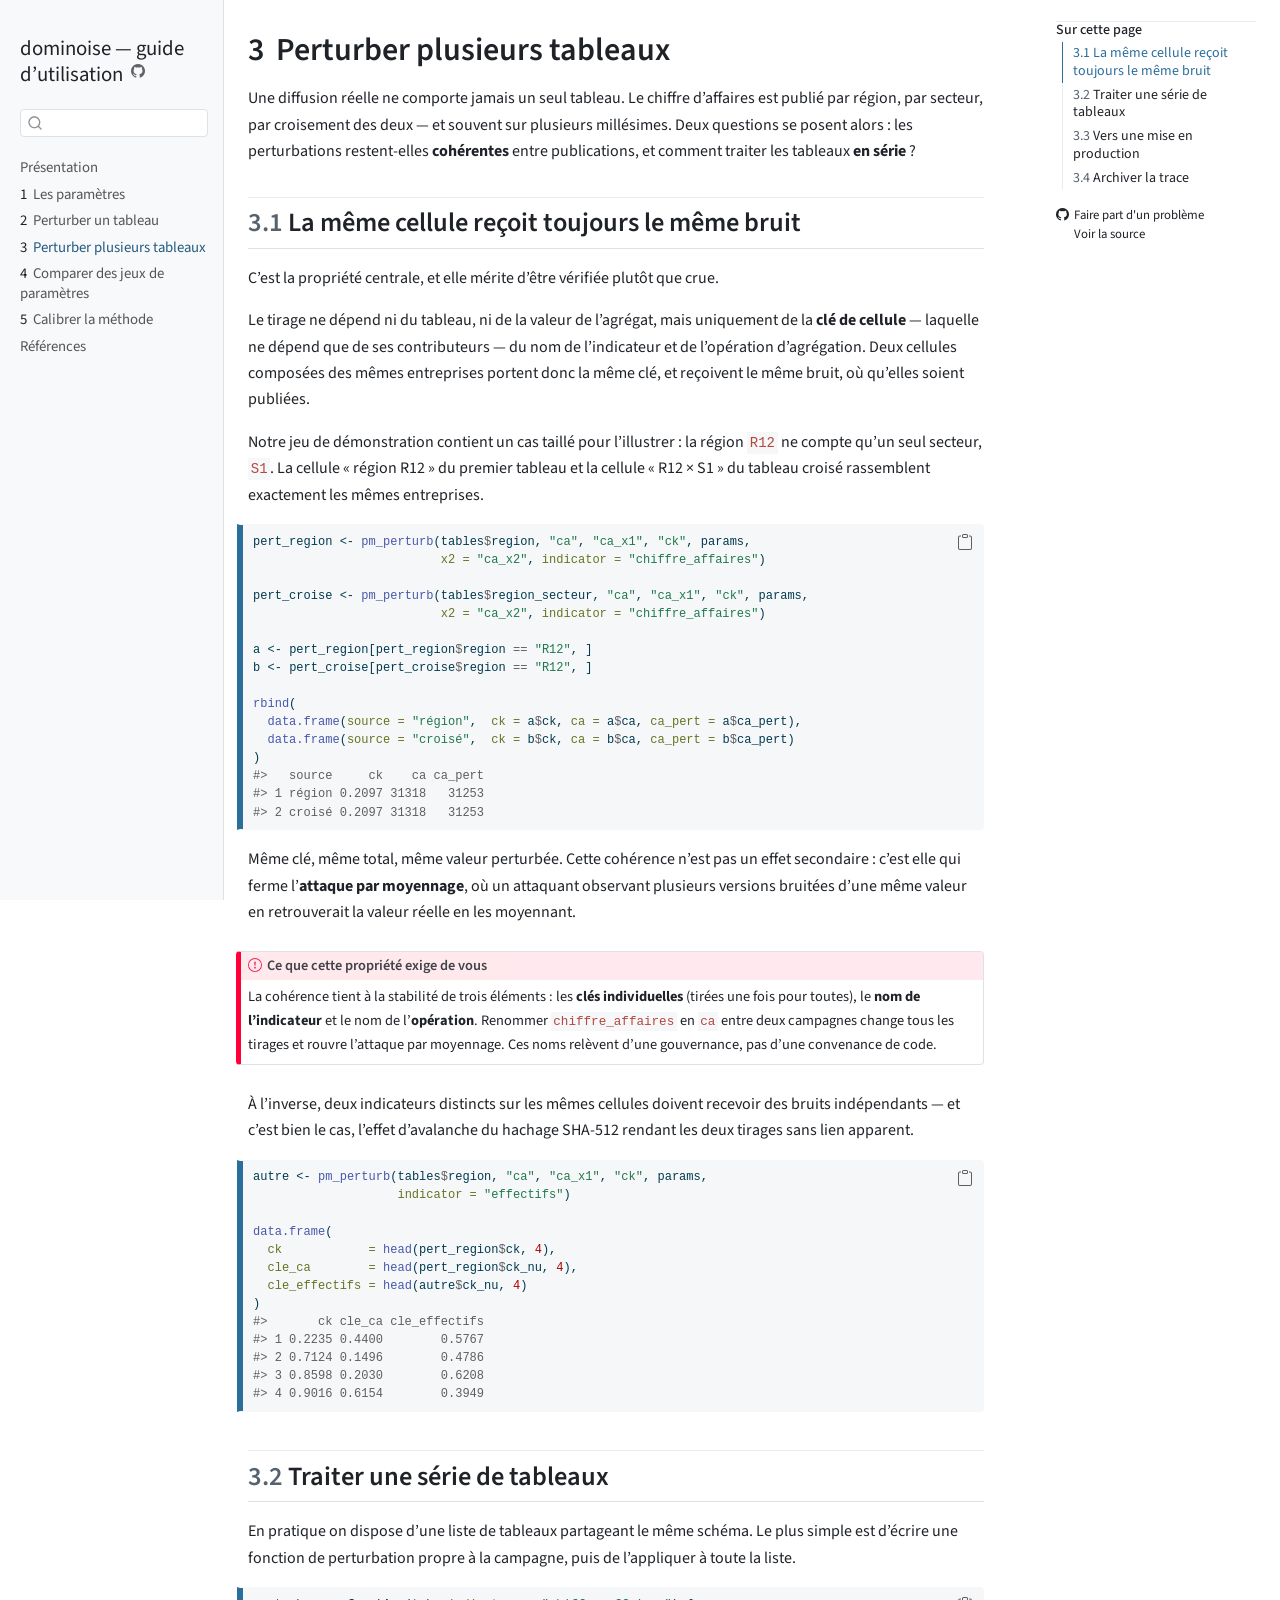
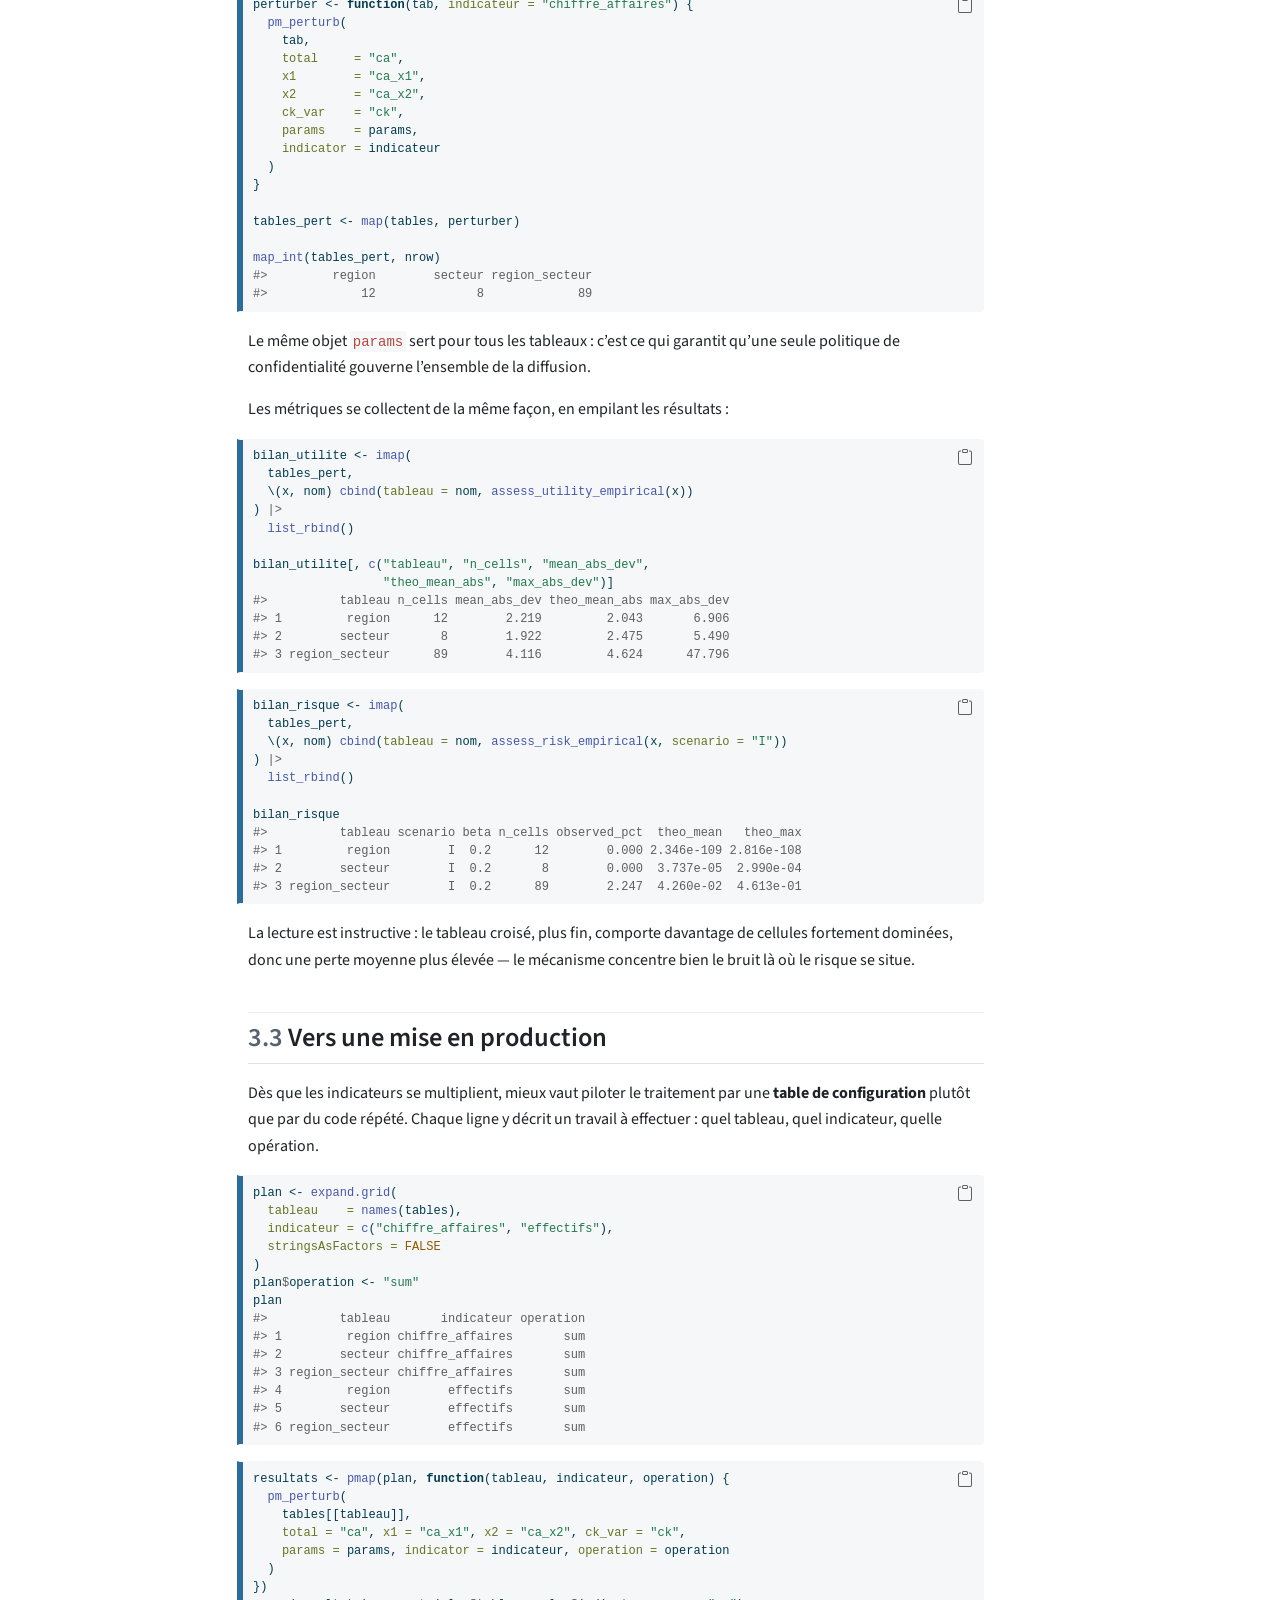
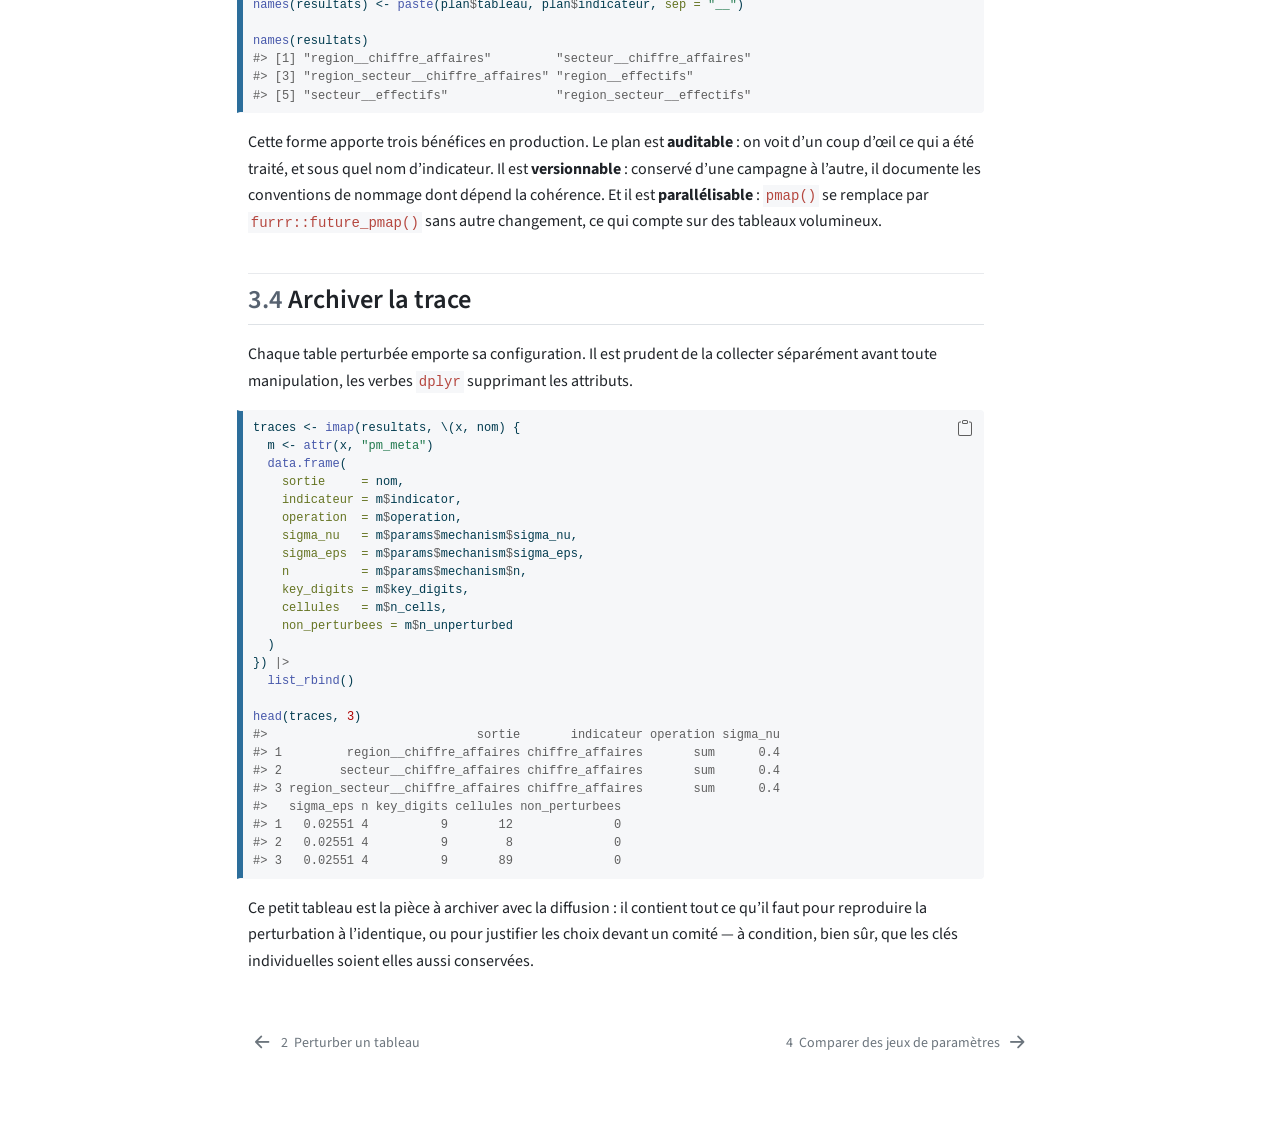
<file: chapitres/03-plusieurs-tableaux.html>
<!DOCTYPE html>
<html xmlns="http://www.w3.org/1999/xhtml" lang="fr" xml:lang="fr"><head>

<meta charset="utf-8">
<meta name="generator" content="quarto-1.10.18">

<meta name="viewport" content="width=device-width, initial-scale=1.0, user-scalable=yes">


<title>3&nbsp; Perturber plusieurs tableaux – dominoise — guide d'utilisation</title>
<style>
/* Default styles provided by pandoc.
** See https://pandoc.org/MANUAL.html#variables-for-html for config info.
*/
span.smallcaps{font-variant: small-caps;}
div.columns{display: flex; gap: 1.5em;}
div.column{flex: auto;}
@media screen {
div.columns{gap: min(4vw, 1.5em);}
div.column{overflow-x: auto;}
}
div.hanging-indent{margin-left: 1.5em; text-indent: -1.5em;}
ul.task-list{list-style: none;}
ul.task-list li input[type="checkbox"] {
  width: 0.8em;
  margin: 0 0.8em 0.2em -1em; /* quarto-specific, see https://github.com/quarto-dev/quarto-cli/issues/4556 */ 
  vertical-align: middle;
}
/* CSS for syntax highlighting */
html { -webkit-text-size-adjust: 100%; }
pre > code.sourceCode { white-space: pre; position: relative; }
pre > code.sourceCode > span { display: inline-block; line-height: 1.25; }
pre > code.sourceCode > span:empty { height: 1.2em; }
.sourceCode { overflow: visible; }
code.sourceCode > span { color: inherit; text-decoration: inherit; }
div.sourceCode { margin: 1em 0; }
pre.sourceCode { margin: 0; }
@media screen {
div.sourceCode { overflow: auto; }
}
@media print {
pre > code.sourceCode { white-space: pre-wrap; }
pre > code.sourceCode > span { text-indent: -5em; padding-left: 5em; }
}
pre.numberSource code
  { counter-reset: source-line 0; }
pre.numberSource code > span
  { position: relative; left: -4em; counter-increment: source-line; }
pre.numberSource code > span > a:first-child::before
  { content: counter(source-line);
    position: relative; left: -1em; text-align: right; vertical-align: baseline;
    border: none; display: inline-block;
    -webkit-touch-callout: none; -webkit-user-select: none;
    -khtml-user-select: none; -moz-user-select: none;
    -ms-user-select: none; user-select: none;
    padding: 0 4px; width: 4em;
  }
pre.numberSource { margin-left: 3em;  padding-left: 4px; }
div.sourceCode
  {   }
@media screen {
pre > code.sourceCode > span > a:first-child::before { text-decoration: underline; }
}
</style>


<script src="../site_libs/quarto-nav/quarto-nav.js"></script>
<script src="../site_libs/quarto-nav/headroom.min.js"></script>
<script src="../site_libs/clipboard/clipboard.min.js"></script>
<script src="../site_libs/quarto-search/autocomplete.umd.js"></script>
<script src="../site_libs/quarto-search/fuse.min.js"></script>
<script src="../site_libs/quarto-search/quarto-search.js"></script>
<meta name="quarto:offset" content="../">
<link href="../chapitres/04-comparer-parametres.html" rel="next">
<link href="../chapitres/02-un-tableau.html" rel="prev">
<script src="../site_libs/quarto-html/quarto.js" type="module"></script>
<script src="../site_libs/quarto-html/tabsets/tabsets.js" type="module"></script>
<script src="../site_libs/quarto-html/popper.min.js"></script>
<script src="../site_libs/quarto-html/tippy.umd.min.js"></script>
<script src="../site_libs/quarto-html/anchor.min.js"></script>
<link href="../site_libs/quarto-html/tippy.css" rel="stylesheet">
<link href="../site_libs/quarto-html/quarto-syntax-highlighting-505752706b7195e732cb741052c3a2d4.css" rel="stylesheet" id="quarto-text-highlighting-styles">
<script src="../site_libs/bootstrap/bootstrap.min.js"></script>
<link href="../site_libs/bootstrap/bootstrap-icons.css" rel="stylesheet">
<link href="../site_libs/bootstrap/bootstrap-d7994a7f8e99134d309d4f7a8804827d.min.css" rel="stylesheet" append-hash="true" id="quarto-bootstrap" data-mode="light">
<script id="quarto-search-options" type="application/json">{
  "location": "sidebar",
  "copy-button": false,
  "collapse-after": 3,
  "panel-placement": "start",
  "type": "textbox",
  "limit": 50,
  "keyboard-shortcut": [
    "f",
    "/",
    "s"
  ],
  "show-item-context": false,
  "language": {
    "search-no-results-text": "Pas de résultats",
    "search-matching-documents-text": "documents trouvés",
    "search-copy-link-title": "Copier le lien vers la recherche",
    "search-hide-matches-text": "Cacher les correspondances additionnelles",
    "search-more-match-text": "correspondance de plus dans ce document",
    "search-more-matches-text": "correspondances de plus dans ce document",
    "search-clear-button-title": "Effacer",
    "search-text-placeholder": "",
    "search-detached-cancel-button-title": "Annuler",
    "search-submit-button-title": "Envoyer",
    "search-label": "Recherche"
  }
}</script>


</head>

<body class="nav-sidebar docked quarto-light">

<div id="quarto-search-results"></div>
  <header id="quarto-header" class="headroom fixed-top">
  <nav class="quarto-secondary-nav">
    <div class="container-fluid d-flex">
      <button type="button" class="quarto-btn-toggle btn" data-bs-toggle="collapse" role="button" data-bs-target=".quarto-sidebar-collapse-item" aria-controls="quarto-sidebar" aria-expanded="false" aria-label="Basculer la barre latérale" onclick="if (window.quartoToggleHeadroom) { window.quartoToggleHeadroom(); }">
        <i class="bi bi-layout-text-sidebar-reverse"></i>
      </button>
        <nav class="quarto-page-breadcrumbs" aria-label="breadcrumb"><ol class="breadcrumb"><li class="breadcrumb-item"><a href="../chapitres/03-plusieurs-tableaux.html"><span class="chapter-number">3</span>&nbsp; <span class="chapter-title">Perturber plusieurs tableaux</span></a></li></ol></nav>
        <a class="flex-grow-1" role="navigation" data-bs-toggle="collapse" data-bs-target=".quarto-sidebar-collapse-item" aria-controls="quarto-sidebar" aria-expanded="false" aria-label="Basculer la barre latérale" onclick="if (window.quartoToggleHeadroom) { window.quartoToggleHeadroom(); }">      
        </a>
      <button type="button" class="btn quarto-search-button" aria-label="Recherche" onclick="window.quartoOpenSearch();">
        <i class="bi bi-search"></i>
      </button>
    </div>
  </nav>
</header>
<!-- content -->
<div id="quarto-content" class="quarto-container page-columns page-rows-contents page-layout-article">
<!-- sidebar -->
  <nav id="quarto-sidebar" class="sidebar collapse collapse-horizontal quarto-sidebar-collapse-item sidebar-navigation docked overflow-auto">
    <div class="pt-lg-2 mt-2 text-left sidebar-header">
    <div class="sidebar-title mb-0 py-0">
      <a href="../">dominoise — guide d’utilisation</a> 
        <div class="sidebar-tools-main">
    <a href="https://github.com/InseeFrLab/dominoise-description" title="Code source" class="quarto-navigation-tool px-1" aria-label="Code source"><i class="bi bi-github"></i></a>
</div>
    </div>
      </div>
        <div class="mt-2 flex-shrink-0 align-items-center">
        <div class="sidebar-search">
        <div id="quarto-search" class="" title="Recherche"></div>
        </div>
        </div>
    <div class="sidebar-menu-container"> 
    <ul class="list-unstyled mt-1">
        <li class="sidebar-item">
  <div class="sidebar-item-container"> 
  <a href="../index.html" class="sidebar-item-text sidebar-link">
 <span class="menu-text">Présentation</span></a>
  </div>
</li>
        <li class="sidebar-item">
  <div class="sidebar-item-container"> 
  <a href="../chapitres/01-parametres.html" class="sidebar-item-text sidebar-link">
 <span class="menu-text"><span class="chapter-number">1</span>&nbsp; <span class="chapter-title">Les paramètres</span></span></a>
  </div>
</li>
        <li class="sidebar-item">
  <div class="sidebar-item-container"> 
  <a href="../chapitres/02-un-tableau.html" class="sidebar-item-text sidebar-link">
 <span class="menu-text"><span class="chapter-number">2</span>&nbsp; <span class="chapter-title">Perturber un tableau</span></span></a>
  </div>
</li>
        <li class="sidebar-item">
  <div class="sidebar-item-container"> 
  <a href="../chapitres/03-plusieurs-tableaux.html" class="sidebar-item-text sidebar-link active">
 <span class="menu-text"><span class="chapter-number">3</span>&nbsp; <span class="chapter-title">Perturber plusieurs tableaux</span></span></a>
  </div>
</li>
        <li class="sidebar-item">
  <div class="sidebar-item-container"> 
  <a href="../chapitres/04-comparer-parametres.html" class="sidebar-item-text sidebar-link">
 <span class="menu-text"><span class="chapter-number">4</span>&nbsp; <span class="chapter-title">Comparer des jeux de paramètres</span></span></a>
  </div>
</li>
        <li class="sidebar-item">
  <div class="sidebar-item-container"> 
  <a href="../chapitres/05-calibrage.html" class="sidebar-item-text sidebar-link">
 <span class="menu-text"><span class="chapter-number">5</span>&nbsp; <span class="chapter-title">Calibrer la méthode</span></span></a>
  </div>
</li>
        <li class="sidebar-item">
  <div class="sidebar-item-container"> 
  <a href="../chapitres/references.html" class="sidebar-item-text sidebar-link">
 <span class="menu-text">Références</span></a>
  </div>
</li>
    </ul>
    </div>
</nav>
<div id="quarto-sidebar-glass" class="quarto-sidebar-collapse-item" data-bs-toggle="collapse" data-bs-target=".quarto-sidebar-collapse-item"></div>
<!-- margin-sidebar -->
    <div id="quarto-margin-sidebar" class="sidebar margin-sidebar">
        <nav id="TOC" role="doc-toc" class="toc-active">
    <h2 id="toc-title">Sur cette page</h2>
   
  <ul>
  <li><a href="#la-même-cellule-reçoit-toujours-le-même-bruit" id="toc-la-même-cellule-reçoit-toujours-le-même-bruit" class="nav-link active" data-scroll-target="#la-même-cellule-reçoit-toujours-le-même-bruit"><span class="header-section-number">3.1</span> La même cellule reçoit toujours le même bruit</a></li>
  <li><a href="#traiter-une-série-de-tableaux" id="toc-traiter-une-série-de-tableaux" class="nav-link" data-scroll-target="#traiter-une-série-de-tableaux"><span class="header-section-number">3.2</span> Traiter une série de tableaux</a></li>
  <li><a href="#vers-une-mise-en-production" id="toc-vers-une-mise-en-production" class="nav-link" data-scroll-target="#vers-une-mise-en-production"><span class="header-section-number">3.3</span> Vers une mise en production</a></li>
  <li><a href="#archiver-la-trace" id="toc-archiver-la-trace" class="nav-link" data-scroll-target="#archiver-la-trace"><span class="header-section-number">3.4</span> Archiver la trace</a></li>
  </ul>
<div class="toc-actions"><ul><li><a href="https://github.com/InseeFrLab/dominoise-description/issues/new" class="toc-action"><i class="bi bi-github"></i>Faire part d'un problème</a></li><li><a href="https://github.com/InseeFrLab/dominoise-description/blob/main/chapitres/03-plusieurs-tableaux.qmd" class="toc-action"><i class="bi empty"></i>Voir la source</a></li></ul></div></nav>
    </div>
<!-- main -->
<main class="content" id="quarto-document-content">

<header id="title-block-header" class="quarto-title-block default">
<div class="quarto-title">
<h1 class="title"><span class="chapter-number">3</span>&nbsp; <span class="chapter-title">Perturber plusieurs tableaux</span></h1>
</div>



<div class="quarto-title-meta">

    
  
    
  </div>
  


</header>


<p>Une diffusion réelle ne comporte jamais un seul tableau. Le chiffre d’affaires est publié par région, par secteur, par croisement des deux — et souvent sur plusieurs millésimes. Deux questions se posent alors : les perturbations restent-elles <strong>cohérentes</strong> entre publications, et comment traiter les tableaux <strong>en série</strong> ?</p>
<section id="la-même-cellule-reçoit-toujours-le-même-bruit" class="level2" data-number="3.1">
<h2 data-number="3.1" class="anchored" data-anchor-id="la-même-cellule-reçoit-toujours-le-même-bruit"><span class="header-section-number">3.1</span> La même cellule reçoit toujours le même bruit</h2>
<p>C’est la propriété centrale, et elle mérite d’être vérifiée plutôt que crue.</p>
<p>Le tirage ne dépend ni du tableau, ni de la valeur de l’agrégat, mais uniquement de la <strong>clé de cellule</strong> — laquelle ne dépend que de ses contributeurs — du nom de l’indicateur et de l’opération d’agrégation. Deux cellules composées des mêmes entreprises portent donc la même clé, et reçoivent le même bruit, où qu’elles soient publiées.</p>
<p>Notre jeu de démonstration contient un cas taillé pour l’illustrer : la région <code>R12</code> ne compte qu’un seul secteur, <code>S1</code>. La cellule « région R12 » du premier tableau et la cellule « R12 × S1 » du tableau croisé rassemblent exactement les mêmes entreprises.</p>
<div class="cell">
<div class="code-copy-outer-scaffold"><div class="sourceCode cell-code" id="cb1"><pre class="sourceCode r code-with-copy"><code class="sourceCode r"><span id="cb1-1"><a href="#cb1-1" aria-hidden="true" tabindex="-1"></a>pert_region <span class="ot">&lt;-</span> <span class="fu">pm_perturb</span>(tables<span class="sc">$</span>region, <span class="st">"ca"</span>, <span class="st">"ca_x1"</span>, <span class="st">"ck"</span>, params,</span>
<span id="cb1-2"><a href="#cb1-2" aria-hidden="true" tabindex="-1"></a>                          <span class="at">x2 =</span> <span class="st">"ca_x2"</span>, <span class="at">indicator =</span> <span class="st">"chiffre_affaires"</span>)</span>
<span id="cb1-3"><a href="#cb1-3" aria-hidden="true" tabindex="-1"></a></span>
<span id="cb1-4"><a href="#cb1-4" aria-hidden="true" tabindex="-1"></a>pert_croise <span class="ot">&lt;-</span> <span class="fu">pm_perturb</span>(tables<span class="sc">$</span>region_secteur, <span class="st">"ca"</span>, <span class="st">"ca_x1"</span>, <span class="st">"ck"</span>, params,</span>
<span id="cb1-5"><a href="#cb1-5" aria-hidden="true" tabindex="-1"></a>                          <span class="at">x2 =</span> <span class="st">"ca_x2"</span>, <span class="at">indicator =</span> <span class="st">"chiffre_affaires"</span>)</span>
<span id="cb1-6"><a href="#cb1-6" aria-hidden="true" tabindex="-1"></a></span>
<span id="cb1-7"><a href="#cb1-7" aria-hidden="true" tabindex="-1"></a>a <span class="ot">&lt;-</span> pert_region[pert_region<span class="sc">$</span>region <span class="sc">==</span> <span class="st">"R12"</span>, ]</span>
<span id="cb1-8"><a href="#cb1-8" aria-hidden="true" tabindex="-1"></a>b <span class="ot">&lt;-</span> pert_croise[pert_croise<span class="sc">$</span>region <span class="sc">==</span> <span class="st">"R12"</span>, ]</span>
<span id="cb1-9"><a href="#cb1-9" aria-hidden="true" tabindex="-1"></a></span>
<span id="cb1-10"><a href="#cb1-10" aria-hidden="true" tabindex="-1"></a><span class="fu">rbind</span>(</span>
<span id="cb1-11"><a href="#cb1-11" aria-hidden="true" tabindex="-1"></a>  <span class="fu">data.frame</span>(<span class="at">source =</span> <span class="st">"région"</span>,  <span class="at">ck =</span> a<span class="sc">$</span>ck, <span class="at">ca =</span> a<span class="sc">$</span>ca, <span class="at">ca_pert =</span> a<span class="sc">$</span>ca_pert),</span>
<span id="cb1-12"><a href="#cb1-12" aria-hidden="true" tabindex="-1"></a>  <span class="fu">data.frame</span>(<span class="at">source =</span> <span class="st">"croisé"</span>,  <span class="at">ck =</span> b<span class="sc">$</span>ck, <span class="at">ca =</span> b<span class="sc">$</span>ca, <span class="at">ca_pert =</span> b<span class="sc">$</span>ca_pert)</span>
<span id="cb1-13"><a href="#cb1-13" aria-hidden="true" tabindex="-1"></a>)</span>
<span id="cb1-14"><a href="#cb1-14" aria-hidden="true" tabindex="-1"></a><span class="co">#&gt;   source     ck    ca ca_pert</span></span>
<span id="cb1-15"><a href="#cb1-15" aria-hidden="true" tabindex="-1"></a><span class="co">#&gt; 1 région 0.2097 31318   31253</span></span>
<span id="cb1-16"><a href="#cb1-16" aria-hidden="true" tabindex="-1"></a><span class="co">#&gt; 2 croisé 0.2097 31318   31253</span></span></code></pre></div><button title="Copier vers le presse-papier" class="code-copy-button"><i class="bi"></i></button></div>
</div>
<p>Même clé, même total, même valeur perturbée. Cette cohérence n’est pas un effet secondaire : c’est elle qui ferme l’<strong>attaque par moyennage</strong>, où un attaquant observant plusieurs versions bruitées d’une même valeur en retrouverait la valeur réelle en les moyennant.</p>
<div class="callout callout-style-default callout-important callout-titled" title="Ce que cette propriété exige de vous">
<div class="callout-header d-flex align-content-center">
<div class="callout-icon-container">
<i class="callout-icon"></i>
</div>
<div class="callout-title-container flex-fill">
<span class="screen-reader-only">Important</span>Ce que cette propriété exige de vous
</div>
</div>
<div class="callout-body-container callout-body">
<p>La cohérence tient à la stabilité de trois éléments : les <strong>clés individuelles</strong> (tirées une fois pour toutes), le <strong>nom de l’indicateur</strong> et le nom de l’<strong>opération</strong>. Renommer <code>chiffre_affaires</code> en <code>ca</code> entre deux campagnes change tous les tirages et rouvre l’attaque par moyennage. Ces noms relèvent d’une gouvernance, pas d’une convenance de code.</p>
</div>
</div>
<p>À l’inverse, deux indicateurs distincts sur les mêmes cellules doivent recevoir des bruits indépendants — et c’est bien le cas, l’effet d’avalanche du hachage SHA-512 rendant les deux tirages sans lien apparent.</p>
<div class="cell">
<div class="code-copy-outer-scaffold"><div class="sourceCode cell-code" id="cb2"><pre class="sourceCode r code-with-copy"><code class="sourceCode r"><span id="cb2-1"><a href="#cb2-1" aria-hidden="true" tabindex="-1"></a>autre <span class="ot">&lt;-</span> <span class="fu">pm_perturb</span>(tables<span class="sc">$</span>region, <span class="st">"ca"</span>, <span class="st">"ca_x1"</span>, <span class="st">"ck"</span>, params,</span>
<span id="cb2-2"><a href="#cb2-2" aria-hidden="true" tabindex="-1"></a>                    <span class="at">indicator =</span> <span class="st">"effectifs"</span>)</span>
<span id="cb2-3"><a href="#cb2-3" aria-hidden="true" tabindex="-1"></a></span>
<span id="cb2-4"><a href="#cb2-4" aria-hidden="true" tabindex="-1"></a><span class="fu">data.frame</span>(</span>
<span id="cb2-5"><a href="#cb2-5" aria-hidden="true" tabindex="-1"></a>  <span class="at">ck            =</span> <span class="fu">head</span>(pert_region<span class="sc">$</span>ck, <span class="dv">4</span>),</span>
<span id="cb2-6"><a href="#cb2-6" aria-hidden="true" tabindex="-1"></a>  <span class="at">cle_ca        =</span> <span class="fu">head</span>(pert_region<span class="sc">$</span>ck_nu, <span class="dv">4</span>),</span>
<span id="cb2-7"><a href="#cb2-7" aria-hidden="true" tabindex="-1"></a>  <span class="at">cle_effectifs =</span> <span class="fu">head</span>(autre<span class="sc">$</span>ck_nu, <span class="dv">4</span>)</span>
<span id="cb2-8"><a href="#cb2-8" aria-hidden="true" tabindex="-1"></a>)</span>
<span id="cb2-9"><a href="#cb2-9" aria-hidden="true" tabindex="-1"></a><span class="co">#&gt;       ck cle_ca cle_effectifs</span></span>
<span id="cb2-10"><a href="#cb2-10" aria-hidden="true" tabindex="-1"></a><span class="co">#&gt; 1 0.2235 0.4400        0.5767</span></span>
<span id="cb2-11"><a href="#cb2-11" aria-hidden="true" tabindex="-1"></a><span class="co">#&gt; 2 0.7124 0.1496        0.4786</span></span>
<span id="cb2-12"><a href="#cb2-12" aria-hidden="true" tabindex="-1"></a><span class="co">#&gt; 3 0.8598 0.2030        0.6208</span></span>
<span id="cb2-13"><a href="#cb2-13" aria-hidden="true" tabindex="-1"></a><span class="co">#&gt; 4 0.9016 0.6154        0.3949</span></span></code></pre></div><button title="Copier vers le presse-papier" class="code-copy-button"><i class="bi"></i></button></div>
</div>
</section>
<section id="traiter-une-série-de-tableaux" class="level2" data-number="3.2">
<h2 data-number="3.2" class="anchored" data-anchor-id="traiter-une-série-de-tableaux"><span class="header-section-number">3.2</span> Traiter une série de tableaux</h2>
<p>En pratique on dispose d’une liste de tableaux partageant le même schéma. Le plus simple est d’écrire une fonction de perturbation propre à la campagne, puis de l’appliquer à toute la liste.</p>
<div class="cell">
<div class="code-copy-outer-scaffold"><div class="sourceCode cell-code" id="cb3"><pre class="sourceCode r code-with-copy"><code class="sourceCode r"><span id="cb3-1"><a href="#cb3-1" aria-hidden="true" tabindex="-1"></a>perturber <span class="ot">&lt;-</span> <span class="cf">function</span>(tab, <span class="at">indicateur =</span> <span class="st">"chiffre_affaires"</span>) {</span>
<span id="cb3-2"><a href="#cb3-2" aria-hidden="true" tabindex="-1"></a>  <span class="fu">pm_perturb</span>(</span>
<span id="cb3-3"><a href="#cb3-3" aria-hidden="true" tabindex="-1"></a>    tab,</span>
<span id="cb3-4"><a href="#cb3-4" aria-hidden="true" tabindex="-1"></a>    <span class="at">total     =</span> <span class="st">"ca"</span>,</span>
<span id="cb3-5"><a href="#cb3-5" aria-hidden="true" tabindex="-1"></a>    <span class="at">x1        =</span> <span class="st">"ca_x1"</span>,</span>
<span id="cb3-6"><a href="#cb3-6" aria-hidden="true" tabindex="-1"></a>    <span class="at">x2        =</span> <span class="st">"ca_x2"</span>,</span>
<span id="cb3-7"><a href="#cb3-7" aria-hidden="true" tabindex="-1"></a>    <span class="at">ck_var    =</span> <span class="st">"ck"</span>,</span>
<span id="cb3-8"><a href="#cb3-8" aria-hidden="true" tabindex="-1"></a>    <span class="at">params    =</span> params,</span>
<span id="cb3-9"><a href="#cb3-9" aria-hidden="true" tabindex="-1"></a>    <span class="at">indicator =</span> indicateur</span>
<span id="cb3-10"><a href="#cb3-10" aria-hidden="true" tabindex="-1"></a>  )</span>
<span id="cb3-11"><a href="#cb3-11" aria-hidden="true" tabindex="-1"></a>}</span>
<span id="cb3-12"><a href="#cb3-12" aria-hidden="true" tabindex="-1"></a></span>
<span id="cb3-13"><a href="#cb3-13" aria-hidden="true" tabindex="-1"></a>tables_pert <span class="ot">&lt;-</span> <span class="fu">map</span>(tables, perturber)</span>
<span id="cb3-14"><a href="#cb3-14" aria-hidden="true" tabindex="-1"></a></span>
<span id="cb3-15"><a href="#cb3-15" aria-hidden="true" tabindex="-1"></a><span class="fu">map_int</span>(tables_pert, nrow)</span>
<span id="cb3-16"><a href="#cb3-16" aria-hidden="true" tabindex="-1"></a><span class="co">#&gt;         region        secteur region_secteur </span></span>
<span id="cb3-17"><a href="#cb3-17" aria-hidden="true" tabindex="-1"></a><span class="co">#&gt;             12              8             89</span></span></code></pre></div><button title="Copier vers le presse-papier" class="code-copy-button"><i class="bi"></i></button></div>
</div>
<p>Le même objet <code>params</code> sert pour tous les tableaux : c’est ce qui garantit qu’une seule politique de confidentialité gouverne l’ensemble de la diffusion.</p>
<p>Les métriques se collectent de la même façon, en empilant les résultats :</p>
<div class="cell">
<div class="code-copy-outer-scaffold"><div class="sourceCode cell-code" id="cb4"><pre class="sourceCode r code-with-copy"><code class="sourceCode r"><span id="cb4-1"><a href="#cb4-1" aria-hidden="true" tabindex="-1"></a>bilan_utilite <span class="ot">&lt;-</span> <span class="fu">imap</span>(</span>
<span id="cb4-2"><a href="#cb4-2" aria-hidden="true" tabindex="-1"></a>  tables_pert,</span>
<span id="cb4-3"><a href="#cb4-3" aria-hidden="true" tabindex="-1"></a>  \(x, nom) <span class="fu">cbind</span>(<span class="at">tableau =</span> nom, <span class="fu">assess_utility_empirical</span>(x))</span>
<span id="cb4-4"><a href="#cb4-4" aria-hidden="true" tabindex="-1"></a>) <span class="sc">|&gt;</span></span>
<span id="cb4-5"><a href="#cb4-5" aria-hidden="true" tabindex="-1"></a>  <span class="fu">list_rbind</span>()</span>
<span id="cb4-6"><a href="#cb4-6" aria-hidden="true" tabindex="-1"></a></span>
<span id="cb4-7"><a href="#cb4-7" aria-hidden="true" tabindex="-1"></a>bilan_utilite[, <span class="fu">c</span>(<span class="st">"tableau"</span>, <span class="st">"n_cells"</span>, <span class="st">"mean_abs_dev"</span>,</span>
<span id="cb4-8"><a href="#cb4-8" aria-hidden="true" tabindex="-1"></a>                  <span class="st">"theo_mean_abs"</span>, <span class="st">"max_abs_dev"</span>)]</span>
<span id="cb4-9"><a href="#cb4-9" aria-hidden="true" tabindex="-1"></a><span class="co">#&gt;          tableau n_cells mean_abs_dev theo_mean_abs max_abs_dev</span></span>
<span id="cb4-10"><a href="#cb4-10" aria-hidden="true" tabindex="-1"></a><span class="co">#&gt; 1         region      12        2.219         2.043       6.906</span></span>
<span id="cb4-11"><a href="#cb4-11" aria-hidden="true" tabindex="-1"></a><span class="co">#&gt; 2        secteur       8        1.922         2.475       5.490</span></span>
<span id="cb4-12"><a href="#cb4-12" aria-hidden="true" tabindex="-1"></a><span class="co">#&gt; 3 region_secteur      89        4.116         4.624      47.796</span></span></code></pre></div><button title="Copier vers le presse-papier" class="code-copy-button"><i class="bi"></i></button></div>
</div>
<div class="cell">
<div class="code-copy-outer-scaffold"><div class="sourceCode cell-code" id="cb5"><pre class="sourceCode r code-with-copy"><code class="sourceCode r"><span id="cb5-1"><a href="#cb5-1" aria-hidden="true" tabindex="-1"></a>bilan_risque <span class="ot">&lt;-</span> <span class="fu">imap</span>(</span>
<span id="cb5-2"><a href="#cb5-2" aria-hidden="true" tabindex="-1"></a>  tables_pert,</span>
<span id="cb5-3"><a href="#cb5-3" aria-hidden="true" tabindex="-1"></a>  \(x, nom) <span class="fu">cbind</span>(<span class="at">tableau =</span> nom, <span class="fu">assess_risk_empirical</span>(x, <span class="at">scenario =</span> <span class="st">"I"</span>))</span>
<span id="cb5-4"><a href="#cb5-4" aria-hidden="true" tabindex="-1"></a>) <span class="sc">|&gt;</span></span>
<span id="cb5-5"><a href="#cb5-5" aria-hidden="true" tabindex="-1"></a>  <span class="fu">list_rbind</span>()</span>
<span id="cb5-6"><a href="#cb5-6" aria-hidden="true" tabindex="-1"></a></span>
<span id="cb5-7"><a href="#cb5-7" aria-hidden="true" tabindex="-1"></a>bilan_risque</span>
<span id="cb5-8"><a href="#cb5-8" aria-hidden="true" tabindex="-1"></a><span class="co">#&gt;          tableau scenario beta n_cells observed_pct  theo_mean   theo_max</span></span>
<span id="cb5-9"><a href="#cb5-9" aria-hidden="true" tabindex="-1"></a><span class="co">#&gt; 1         region        I  0.2      12        0.000 2.346e-109 2.816e-108</span></span>
<span id="cb5-10"><a href="#cb5-10" aria-hidden="true" tabindex="-1"></a><span class="co">#&gt; 2        secteur        I  0.2       8        0.000  3.737e-05  2.990e-04</span></span>
<span id="cb5-11"><a href="#cb5-11" aria-hidden="true" tabindex="-1"></a><span class="co">#&gt; 3 region_secteur        I  0.2      89        2.247  4.260e-02  4.613e-01</span></span></code></pre></div><button title="Copier vers le presse-papier" class="code-copy-button"><i class="bi"></i></button></div>
</div>
<p>La lecture est instructive : le tableau croisé, plus fin, comporte davantage de cellules fortement dominées, donc une perte moyenne plus élevée — le mécanisme concentre bien le bruit là où le risque se situe.</p>
</section>
<section id="vers-une-mise-en-production" class="level2" data-number="3.3">
<h2 data-number="3.3" class="anchored" data-anchor-id="vers-une-mise-en-production"><span class="header-section-number">3.3</span> Vers une mise en production</h2>
<p>Dès que les indicateurs se multiplient, mieux vaut piloter le traitement par une <strong>table de configuration</strong> plutôt que par du code répété. Chaque ligne y décrit un travail à effectuer : quel tableau, quel indicateur, quelle opération.</p>
<div class="cell">
<div class="code-copy-outer-scaffold"><div class="sourceCode cell-code" id="cb6"><pre class="sourceCode r code-with-copy"><code class="sourceCode r"><span id="cb6-1"><a href="#cb6-1" aria-hidden="true" tabindex="-1"></a>plan <span class="ot">&lt;-</span> <span class="fu">expand.grid</span>(</span>
<span id="cb6-2"><a href="#cb6-2" aria-hidden="true" tabindex="-1"></a>  <span class="at">tableau    =</span> <span class="fu">names</span>(tables),</span>
<span id="cb6-3"><a href="#cb6-3" aria-hidden="true" tabindex="-1"></a>  <span class="at">indicateur =</span> <span class="fu">c</span>(<span class="st">"chiffre_affaires"</span>, <span class="st">"effectifs"</span>),</span>
<span id="cb6-4"><a href="#cb6-4" aria-hidden="true" tabindex="-1"></a>  <span class="at">stringsAsFactors =</span> <span class="cn">FALSE</span></span>
<span id="cb6-5"><a href="#cb6-5" aria-hidden="true" tabindex="-1"></a>)</span>
<span id="cb6-6"><a href="#cb6-6" aria-hidden="true" tabindex="-1"></a>plan<span class="sc">$</span>operation <span class="ot">&lt;-</span> <span class="st">"sum"</span></span>
<span id="cb6-7"><a href="#cb6-7" aria-hidden="true" tabindex="-1"></a>plan</span>
<span id="cb6-8"><a href="#cb6-8" aria-hidden="true" tabindex="-1"></a><span class="co">#&gt;          tableau       indicateur operation</span></span>
<span id="cb6-9"><a href="#cb6-9" aria-hidden="true" tabindex="-1"></a><span class="co">#&gt; 1         region chiffre_affaires       sum</span></span>
<span id="cb6-10"><a href="#cb6-10" aria-hidden="true" tabindex="-1"></a><span class="co">#&gt; 2        secteur chiffre_affaires       sum</span></span>
<span id="cb6-11"><a href="#cb6-11" aria-hidden="true" tabindex="-1"></a><span class="co">#&gt; 3 region_secteur chiffre_affaires       sum</span></span>
<span id="cb6-12"><a href="#cb6-12" aria-hidden="true" tabindex="-1"></a><span class="co">#&gt; 4         region        effectifs       sum</span></span>
<span id="cb6-13"><a href="#cb6-13" aria-hidden="true" tabindex="-1"></a><span class="co">#&gt; 5        secteur        effectifs       sum</span></span>
<span id="cb6-14"><a href="#cb6-14" aria-hidden="true" tabindex="-1"></a><span class="co">#&gt; 6 region_secteur        effectifs       sum</span></span></code></pre></div><button title="Copier vers le presse-papier" class="code-copy-button"><i class="bi"></i></button></div>
</div>
<div class="cell">
<div class="code-copy-outer-scaffold"><div class="sourceCode cell-code" id="cb7"><pre class="sourceCode r code-with-copy"><code class="sourceCode r"><span id="cb7-1"><a href="#cb7-1" aria-hidden="true" tabindex="-1"></a>resultats <span class="ot">&lt;-</span> <span class="fu">pmap</span>(plan, <span class="cf">function</span>(tableau, indicateur, operation) {</span>
<span id="cb7-2"><a href="#cb7-2" aria-hidden="true" tabindex="-1"></a>  <span class="fu">pm_perturb</span>(</span>
<span id="cb7-3"><a href="#cb7-3" aria-hidden="true" tabindex="-1"></a>    tables[[tableau]],</span>
<span id="cb7-4"><a href="#cb7-4" aria-hidden="true" tabindex="-1"></a>    <span class="at">total =</span> <span class="st">"ca"</span>, <span class="at">x1 =</span> <span class="st">"ca_x1"</span>, <span class="at">x2 =</span> <span class="st">"ca_x2"</span>, <span class="at">ck_var =</span> <span class="st">"ck"</span>,</span>
<span id="cb7-5"><a href="#cb7-5" aria-hidden="true" tabindex="-1"></a>    <span class="at">params =</span> params, <span class="at">indicator =</span> indicateur, <span class="at">operation =</span> operation</span>
<span id="cb7-6"><a href="#cb7-6" aria-hidden="true" tabindex="-1"></a>  )</span>
<span id="cb7-7"><a href="#cb7-7" aria-hidden="true" tabindex="-1"></a>})</span>
<span id="cb7-8"><a href="#cb7-8" aria-hidden="true" tabindex="-1"></a><span class="fu">names</span>(resultats) <span class="ot">&lt;-</span> <span class="fu">paste</span>(plan<span class="sc">$</span>tableau, plan<span class="sc">$</span>indicateur, <span class="at">sep =</span> <span class="st">"__"</span>)</span>
<span id="cb7-9"><a href="#cb7-9" aria-hidden="true" tabindex="-1"></a></span>
<span id="cb7-10"><a href="#cb7-10" aria-hidden="true" tabindex="-1"></a><span class="fu">names</span>(resultats)</span>
<span id="cb7-11"><a href="#cb7-11" aria-hidden="true" tabindex="-1"></a><span class="co">#&gt; [1] "region__chiffre_affaires"         "secteur__chiffre_affaires"       </span></span>
<span id="cb7-12"><a href="#cb7-12" aria-hidden="true" tabindex="-1"></a><span class="co">#&gt; [3] "region_secteur__chiffre_affaires" "region__effectifs"               </span></span>
<span id="cb7-13"><a href="#cb7-13" aria-hidden="true" tabindex="-1"></a><span class="co">#&gt; [5] "secteur__effectifs"               "region_secteur__effectifs"</span></span></code></pre></div><button title="Copier vers le presse-papier" class="code-copy-button"><i class="bi"></i></button></div>
</div>
<p>Cette forme apporte trois bénéfices en production. Le plan est <strong>auditable</strong> : on voit d’un coup d’œil ce qui a été traité, et sous quel nom d’indicateur. Il est <strong>versionnable</strong> : conservé d’une campagne à l’autre, il documente les conventions de nommage dont dépend la cohérence. Et il est <strong>parallélisable</strong> : <code>pmap()</code> se remplace par <code>furrr::future_pmap()</code> sans autre changement, ce qui compte sur des tableaux volumineux.</p>
</section>
<section id="archiver-la-trace" class="level2" data-number="3.4">
<h2 data-number="3.4" class="anchored" data-anchor-id="archiver-la-trace"><span class="header-section-number">3.4</span> Archiver la trace</h2>
<p>Chaque table perturbée emporte sa configuration. Il est prudent de la collecter séparément avant toute manipulation, les verbes <code>dplyr</code> supprimant les attributs.</p>
<div class="cell">
<div class="code-copy-outer-scaffold"><div class="sourceCode cell-code" id="cb8"><pre class="sourceCode r code-with-copy"><code class="sourceCode r"><span id="cb8-1"><a href="#cb8-1" aria-hidden="true" tabindex="-1"></a>traces <span class="ot">&lt;-</span> <span class="fu">imap</span>(resultats, \(x, nom) {</span>
<span id="cb8-2"><a href="#cb8-2" aria-hidden="true" tabindex="-1"></a>  m <span class="ot">&lt;-</span> <span class="fu">attr</span>(x, <span class="st">"pm_meta"</span>)</span>
<span id="cb8-3"><a href="#cb8-3" aria-hidden="true" tabindex="-1"></a>  <span class="fu">data.frame</span>(</span>
<span id="cb8-4"><a href="#cb8-4" aria-hidden="true" tabindex="-1"></a>    <span class="at">sortie     =</span> nom,</span>
<span id="cb8-5"><a href="#cb8-5" aria-hidden="true" tabindex="-1"></a>    <span class="at">indicateur =</span> m<span class="sc">$</span>indicator,</span>
<span id="cb8-6"><a href="#cb8-6" aria-hidden="true" tabindex="-1"></a>    <span class="at">operation  =</span> m<span class="sc">$</span>operation,</span>
<span id="cb8-7"><a href="#cb8-7" aria-hidden="true" tabindex="-1"></a>    <span class="at">sigma_nu   =</span> m<span class="sc">$</span>params<span class="sc">$</span>mechanism<span class="sc">$</span>sigma_nu,</span>
<span id="cb8-8"><a href="#cb8-8" aria-hidden="true" tabindex="-1"></a>    <span class="at">sigma_eps  =</span> m<span class="sc">$</span>params<span class="sc">$</span>mechanism<span class="sc">$</span>sigma_eps,</span>
<span id="cb8-9"><a href="#cb8-9" aria-hidden="true" tabindex="-1"></a>    <span class="at">n          =</span> m<span class="sc">$</span>params<span class="sc">$</span>mechanism<span class="sc">$</span>n,</span>
<span id="cb8-10"><a href="#cb8-10" aria-hidden="true" tabindex="-1"></a>    <span class="at">key_digits =</span> m<span class="sc">$</span>key_digits,</span>
<span id="cb8-11"><a href="#cb8-11" aria-hidden="true" tabindex="-1"></a>    <span class="at">cellules   =</span> m<span class="sc">$</span>n_cells,</span>
<span id="cb8-12"><a href="#cb8-12" aria-hidden="true" tabindex="-1"></a>    <span class="at">non_perturbees =</span> m<span class="sc">$</span>n_unperturbed</span>
<span id="cb8-13"><a href="#cb8-13" aria-hidden="true" tabindex="-1"></a>  )</span>
<span id="cb8-14"><a href="#cb8-14" aria-hidden="true" tabindex="-1"></a>}) <span class="sc">|&gt;</span></span>
<span id="cb8-15"><a href="#cb8-15" aria-hidden="true" tabindex="-1"></a>  <span class="fu">list_rbind</span>()</span>
<span id="cb8-16"><a href="#cb8-16" aria-hidden="true" tabindex="-1"></a></span>
<span id="cb8-17"><a href="#cb8-17" aria-hidden="true" tabindex="-1"></a><span class="fu">head</span>(traces, <span class="dv">3</span>)</span>
<span id="cb8-18"><a href="#cb8-18" aria-hidden="true" tabindex="-1"></a><span class="co">#&gt;                             sortie       indicateur operation sigma_nu</span></span>
<span id="cb8-19"><a href="#cb8-19" aria-hidden="true" tabindex="-1"></a><span class="co">#&gt; 1         region__chiffre_affaires chiffre_affaires       sum      0.4</span></span>
<span id="cb8-20"><a href="#cb8-20" aria-hidden="true" tabindex="-1"></a><span class="co">#&gt; 2        secteur__chiffre_affaires chiffre_affaires       sum      0.4</span></span>
<span id="cb8-21"><a href="#cb8-21" aria-hidden="true" tabindex="-1"></a><span class="co">#&gt; 3 region_secteur__chiffre_affaires chiffre_affaires       sum      0.4</span></span>
<span id="cb8-22"><a href="#cb8-22" aria-hidden="true" tabindex="-1"></a><span class="co">#&gt;   sigma_eps n key_digits cellules non_perturbees</span></span>
<span id="cb8-23"><a href="#cb8-23" aria-hidden="true" tabindex="-1"></a><span class="co">#&gt; 1   0.02551 4          9       12              0</span></span>
<span id="cb8-24"><a href="#cb8-24" aria-hidden="true" tabindex="-1"></a><span class="co">#&gt; 2   0.02551 4          9        8              0</span></span>
<span id="cb8-25"><a href="#cb8-25" aria-hidden="true" tabindex="-1"></a><span class="co">#&gt; 3   0.02551 4          9       89              0</span></span></code></pre></div><button title="Copier vers le presse-papier" class="code-copy-button"><i class="bi"></i></button></div>
</div>
<p>Ce petit tableau est la pièce à archiver avec la diffusion : il contient tout ce qu’il faut pour reproduire la perturbation à l’identique, ou pour justifier les choix devant un comité — à condition, bien sûr, que les clés individuelles soient elles aussi conservées.</p>


</section>

</main> <!-- /main -->
<script id="quarto-html-after-body" type="application/javascript">
  window.document.addEventListener("DOMContentLoaded", function (event) {
    const icon = "";
    const anchorJS = new window.AnchorJS();
    anchorJS.options = {
      placement: 'right',
      icon: icon
    };
    anchorJS.add('.anchored');
    const isCodeAnnotation = (el) => {
      for (const clz of el.classList) {
        if (clz.startsWith('code-annotation-')) {                     
          return true;
        }
      }
      return false;
    }
    const onCopySuccess = function(e) {
      // button target
      const button = e.trigger;
      // don't keep focus
      button.blur();
      // flash "checked"
      button.classList.add('code-copy-button-checked');
      var currentTitle = button.getAttribute("title");
      button.setAttribute("title", "Copié");
      let tooltip;
      if (window.bootstrap) {
        button.setAttribute("data-bs-toggle", "tooltip");
        button.setAttribute("data-bs-placement", "left");
        button.setAttribute("data-bs-title", "Copié");
        tooltip = new bootstrap.Tooltip(button, 
          { trigger: "manual", 
            customClass: "code-copy-button-tooltip",
            offset: [0, -8]});
        tooltip.show();    
      }
      setTimeout(function() {
        if (tooltip) {
          tooltip.hide();
          button.removeAttribute("data-bs-title");
          button.removeAttribute("data-bs-toggle");
          button.removeAttribute("data-bs-placement");
        }
        button.setAttribute("title", currentTitle);
        button.classList.remove('code-copy-button-checked');
      }, 1000);
      // clear code selection
      e.clearSelection();
    }
    const getTextToCopy = function(trigger) {
      const outerScaffold = trigger.parentElement.cloneNode(true);
      const codeEl = outerScaffold.querySelector('code');
      for (const childEl of codeEl.children) {
        if (isCodeAnnotation(childEl)) {
          childEl.remove();
        }
      }
      return codeEl.innerText;
    }
    const clipboard = new window.ClipboardJS('.code-copy-button:not([data-in-quarto-modal])', {
      text: getTextToCopy
    });
    clipboard.on('success', onCopySuccess);
    if (window.document.getElementById('quarto-embedded-source-code-modal')) {
      const clipboardModal = new window.ClipboardJS('.code-copy-button[data-in-quarto-modal]', {
        text: getTextToCopy,
        container: window.document.getElementById('quarto-embedded-source-code-modal')
      });
      clipboardModal.on('success', onCopySuccess);
    }
      var localhostRegex = new RegExp(/^(?:http|https):\/\/localhost\:?[0-9]*\//);
      var mailtoRegex = new RegExp(/^mailto:/);
        var filterRegex = new RegExp('/' + window.location.host + '/');
      var isInternal = (href) => {
          return filterRegex.test(href) || localhostRegex.test(href) || mailtoRegex.test(href);
      }
      // Inspect non-navigation links and adorn them if external
     var links = window.document.querySelectorAll('a[href]:not(.nav-link):not(.navbar-brand):not(.toc-action):not(.sidebar-link):not(.sidebar-item-toggle):not(.pagination-link):not(.no-external):not([aria-hidden]):not(.dropdown-item):not(.quarto-navigation-tool):not(.about-link)');
      for (var i=0; i<links.length; i++) {
        const link = links[i];
        if (!isInternal(link.href)) {
          // undo the damage that might have been done by quarto-nav.js in the case of
          // links that we want to consider external
          if (link.dataset.originalHref !== undefined) {
            link.href = link.dataset.originalHref;
          }
        }
      }
    function tippyHover(el, contentFn, onTriggerFn, onUntriggerFn) {
      const config = {
        allowHTML: true,
        maxWidth: 500,
        delay: 100,
        arrow: false,
        appendTo: function(el) {
            return el.parentElement;
        },
        interactive: true,
        interactiveBorder: 10,
        theme: 'quarto',
        placement: 'bottom-start',
      };
      if (contentFn) {
        config.content = contentFn;
      }
      if (onTriggerFn) {
        config.onTrigger = onTriggerFn;
      }
      if (onUntriggerFn) {
        config.onUntrigger = onUntriggerFn;
      }
      window.tippy(el, config); 
    }
    const noterefs = window.document.querySelectorAll('a[role="doc-noteref"]');
    for (var i=0; i<noterefs.length; i++) {
      const ref = noterefs[i];
      tippyHover(ref, function() {
        // use id or data attribute instead here
        let href = ref.getAttribute('data-footnote-href') || ref.getAttribute('href');
        try { href = new URL(href).hash; } catch {}
        const id = href.replace(/^#\/?/, "");
        const note = window.document.getElementById(id);
        if (note) {
          return note.innerHTML;
        } else {
          return "";
        }
      });
    }
    const xrefs = window.document.querySelectorAll('a.quarto-xref');
    const processXRef = (id, note) => {
      // Strip column container classes
      const stripColumnClz = (el) => {
        el.classList.remove("page-full", "page-columns");
        if (el.children) {
          for (const child of el.children) {
            stripColumnClz(child);
          }
        }
      }
      stripColumnClz(note)
      if (id === null || id.startsWith('sec-')) {
        // Special case sections, only their first couple elements
        const container = document.createElement("div");
        if (note.children && note.children.length > 2) {
          container.appendChild(note.children[0].cloneNode(true));
          for (let i = 1; i < note.children.length; i++) {
            const child = note.children[i];
            if (child.tagName === "P" && child.innerText === "") {
              continue;
            } else {
              container.appendChild(child.cloneNode(true));
              break;
            }
          }
          if (window.Quarto?.typesetMath) {
            window.Quarto.typesetMath(container);
          }
          return container.innerHTML
        } else {
          if (window.Quarto?.typesetMath) {
            window.Quarto.typesetMath(note);
          }
          return note.innerHTML;
        }
      } else {
        // Remove any anchor links if they are present
        const anchorLink = note.querySelector('a.anchorjs-link');
        if (anchorLink) {
          anchorLink.remove();
        }
        if (window.Quarto?.typesetMath) {
          window.Quarto.typesetMath(note);
        }
        if (note.classList.contains("callout")) {
          return note.outerHTML;
        } else {
          return note.innerHTML;
        }
      }
    }
    for (var i=0; i<xrefs.length; i++) {
      const xref = xrefs[i];
      tippyHover(xref, undefined, function(instance) {
        instance.disable();
        let url = xref.getAttribute('href');
        let hash = undefined; 
        if (url.startsWith('#')) {
          hash = url;
        } else {
          try { hash = new URL(url).hash; } catch {}
        }
        if (hash) {
          const id = hash.replace(/^#\/?/, "");
          const note = window.document.getElementById(id);
          if (note !== null) {
            try {
              const html = processXRef(id, note.cloneNode(true));
              instance.setContent(html);
            } finally {
              instance.enable();
              instance.show();
            }
          } else {
            // See if we can fetch this
            fetch(url.split('#')[0])
            .then(res => res.text())
            .then(html => {
              const parser = new DOMParser();
              const htmlDoc = parser.parseFromString(html, "text/html");
              const note = htmlDoc.getElementById(id);
              if (note !== null) {
                const html = processXRef(id, note);
                instance.setContent(html);
              } 
            }).finally(() => {
              instance.enable();
              instance.show();
            });
          }
        } else {
          // See if we can fetch a full url (with no hash to target)
          // This is a special case and we should probably do some content thinning / targeting
          fetch(url)
          .then(res => res.text())
          .then(html => {
            const parser = new DOMParser();
            const htmlDoc = parser.parseFromString(html, "text/html");
            const note = htmlDoc.querySelector('main.content');
            if (note !== null) {
              // This should only happen for chapter cross references
              // (since there is no id in the URL)
              // remove the first header
              if (note.children.length > 0 && note.children[0].tagName === "HEADER") {
                note.children[0].remove();
              }
              const html = processXRef(null, note);
              instance.setContent(html);
            } 
          }).finally(() => {
            instance.enable();
            instance.show();
          });
        }
      }, function(instance) {
      });
    }
        let selectedAnnoteEl;
        const selectorForAnnotation = ( cell, annotation) => {
          let cellAttr = 'data-code-cell="' + cell + '"';
          let lineAttr = 'data-code-annotation="' +  annotation + '"';
          const selector = 'span[' + cellAttr + '][' + lineAttr + ']';
          return selector;
        }
        const selectCodeLines = (annoteEl) => {
          const doc = window.document;
          const targetCell = annoteEl.getAttribute("data-target-cell");
          const targetAnnotation = annoteEl.getAttribute("data-target-annotation");
          const annoteSpan = window.document.querySelector(selectorForAnnotation(targetCell, targetAnnotation));
          const lines = annoteSpan.getAttribute("data-code-lines").split(",");
          const lineIds = lines.map((line) => {
            return targetCell + "-" + line;
          })
          let top = null;
          let height = null;
          let parent = null;
          if (lineIds.length > 0) {
              //compute the position of the single el (top and bottom and make a div)
              const el = window.document.getElementById(lineIds[0]);
              top = el.offsetTop;
              height = el.offsetHeight;
              parent = el.parentElement.parentElement;
            if (lineIds.length > 1) {
              const lastEl = window.document.getElementById(lineIds[lineIds.length - 1]);
              const bottom = lastEl.offsetTop + lastEl.offsetHeight;
              height = bottom - top;
            }
            if (top !== null && height !== null && parent !== null) {
              // cook up a div (if necessary) and position it 
              let div = window.document.getElementById("code-annotation-line-highlight");
              if (div === null) {
                div = window.document.createElement("div");
                div.setAttribute("id", "code-annotation-line-highlight");
                div.style.position = 'absolute';
                parent.appendChild(div);
              }
              div.style.top = top - 2 + "px";
              div.style.height = height + 4 + "px";
              div.style.left = 0;
              let gutterDiv = window.document.getElementById("code-annotation-line-highlight-gutter");
              if (gutterDiv === null) {
                gutterDiv = window.document.createElement("div");
                gutterDiv.setAttribute("id", "code-annotation-line-highlight-gutter");
                gutterDiv.style.position = 'absolute';
                const codeCell = window.document.getElementById(targetCell);
                const gutter = codeCell.querySelector('.code-annotation-gutter');
                gutter.appendChild(gutterDiv);
              }
              gutterDiv.style.top = top - 2 + "px";
              gutterDiv.style.height = height + 4 + "px";
            }
            selectedAnnoteEl = annoteEl;
          }
        };
        const unselectCodeLines = () => {
          const elementsIds = ["code-annotation-line-highlight", "code-annotation-line-highlight-gutter"];
          elementsIds.forEach((elId) => {
            const div = window.document.getElementById(elId);
            if (div) {
              div.remove();
            }
          });
          selectedAnnoteEl = undefined;
        };
          // Handle positioning of the toggle
      window.addEventListener(
        "resize",
        throttle(() => {
          elRect = undefined;
          if (selectedAnnoteEl) {
            selectCodeLines(selectedAnnoteEl);
          }
        }, 10)
      );
      function throttle(fn, ms) {
      let throttle = false;
      let timer;
        return (...args) => {
          if(!throttle) { // first call gets through
              fn.apply(this, args);
              throttle = true;
          } else { // all the others get throttled
              if(timer) clearTimeout(timer); // cancel #2
              timer = setTimeout(() => {
                fn.apply(this, args);
                timer = throttle = false;
              }, ms);
          }
        };
      }
        // Attach click handler to the DT
        const annoteDls = window.document.querySelectorAll('dt[data-target-cell]');
        for (const annoteDlNode of annoteDls) {
          annoteDlNode.addEventListener('click', (event) => {
            const clickedEl = event.target;
            if (clickedEl !== selectedAnnoteEl) {
              unselectCodeLines();
              const activeEl = window.document.querySelector('dt[data-target-cell].code-annotation-active');
              if (activeEl) {
                activeEl.classList.remove('code-annotation-active');
              }
              selectCodeLines(clickedEl);
              clickedEl.classList.add('code-annotation-active');
            } else {
              // Unselect the line
              unselectCodeLines();
              clickedEl.classList.remove('code-annotation-active');
            }
          });
        }
    const findCites = (el) => {
      const parentEl = el.parentElement;
      if (parentEl) {
        const cites = parentEl.dataset.cites;
        if (cites) {
          return {
            el,
            cites: cites.split(' ')
          };
        } else {
          return findCites(el.parentElement)
        }
      } else {
        return undefined;
      }
    };
    var bibliorefs = window.document.querySelectorAll('a[role="doc-biblioref"]');
    for (var i=0; i<bibliorefs.length; i++) {
      const ref = bibliorefs[i];
      const citeInfo = findCites(ref);
      if (citeInfo) {
        tippyHover(citeInfo.el, function() {
          var popup = window.document.createElement('div');
          citeInfo.cites.forEach(function(cite) {
            var citeDiv = window.document.createElement('div');
            citeDiv.classList.add('hanging-indent');
            citeDiv.classList.add('csl-entry');
            var biblioDiv = window.document.getElementById('ref-' + cite);
            if (biblioDiv) {
              citeDiv.innerHTML = biblioDiv.innerHTML;
            }
            popup.appendChild(citeDiv);
          });
          return popup.innerHTML;
        });
      }
    }
  });
  </script>
<nav class="page-navigation">
  <div class="nav-page nav-page-previous">
      <a href="../chapitres/02-un-tableau.html" class="pagination-link" aria-label="Perturber un tableau">
        <i class="bi bi-arrow-left-short"></i> <span class="nav-page-text"><span class="chapter-number">2</span>&nbsp; <span class="chapter-title">Perturber un tableau</span></span>
      </a>          
  </div>
  <div class="nav-page nav-page-next">
      <a href="../chapitres/04-comparer-parametres.html" class="pagination-link" aria-label="Comparer des jeux de paramètres">
        <span class="nav-page-text"><span class="chapter-number">4</span>&nbsp; <span class="chapter-title">Comparer des jeux de paramètres</span></span> <i class="bi bi-arrow-right-short"></i>
      </a>
  </div>
</nav>
</div> <!-- /content -->




<footer class="footer"><div class="nav-footer"><div class="nav-footer-center"><div class="toc-actions d-sm-block d-md-none"><ul><li><a href="https://github.com/InseeFrLab/dominoise-description/issues/new" class="toc-action"><i class="bi bi-github"></i>Faire part d'un problème</a></li><li><a href="https://github.com/InseeFrLab/dominoise-description/blob/main/chapitres/03-plusieurs-tableaux.qmd" class="toc-action"><i class="bi empty"></i>Voir la source</a></li></ul></div></div></div></footer></body></html>
</file>
<file: site_libs/quarto-html/tippy.css>
.tippy-box[data-animation=fade][data-state=hidden]{opacity:0}[data-tippy-root]{max-width:calc(100vw - 10px)}.tippy-box{position:relative;background-color:#333;color:#fff;border-radius:4px;font-size:14px;line-height:1.4;white-space:normal;outline:0;transition-property:transform,visibility,opacity}.tippy-box[data-placement^=top]>.tippy-arrow{bottom:0}.tippy-box[data-placement^=top]>.tippy-arrow:before{bottom:-7px;left:0;border-width:8px 8px 0;border-top-color:initial;transform-origin:center top}.tippy-box[data-placement^=bottom]>.tippy-arrow{top:0}.tippy-box[data-placement^=bottom]>.tippy-arrow:before{top:-7px;left:0;border-width:0 8px 8px;border-bottom-color:initial;transform-origin:center bottom}.tippy-box[data-placement^=left]>.tippy-arrow{right:0}.tippy-box[data-placement^=left]>.tippy-arrow:before{border-width:8px 0 8px 8px;border-left-color:initial;right:-7px;transform-origin:center left}.tippy-box[data-placement^=right]>.tippy-arrow{left:0}.tippy-box[data-placement^=right]>.tippy-arrow:before{left:-7px;border-width:8px 8px 8px 0;border-right-color:initial;transform-origin:center right}.tippy-box[data-inertia][data-state=visible]{transition-timing-function:cubic-bezier(.54,1.5,.38,1.11)}.tippy-arrow{width:16px;height:16px;color:#333}.tippy-arrow:before{content:"";position:absolute;border-color:transparent;border-style:solid}.tippy-content{position:relative;padding:5px 9px;z-index:1}
</file>
<file: site_libs/quarto-html/quarto-syntax-highlighting-505752706b7195e732cb741052c3a2d4.css>
/* quarto syntax highlight colors */
:root {
  --quarto-hl-ot-color: #003B4F;
  --quarto-hl-at-color: #657422;
  --quarto-hl-ss-color: #20794D;
  --quarto-hl-an-color: #5E5E5E;
  --quarto-hl-fu-color: #4758AB;
  --quarto-hl-st-color: #20794D;
  --quarto-hl-cf-color: #003B4F;
  --quarto-hl-op-color: #5E5E5E;
  --quarto-hl-er-color: #AD0000;
  --quarto-hl-bn-color: #AD0000;
  --quarto-hl-al-color: #AD0000;
  --quarto-hl-va-color: #111111;
  --quarto-hl-bu-color: inherit;
  --quarto-hl-ex-color: inherit;
  --quarto-hl-pp-color: #AD0000;
  --quarto-hl-in-color: #5E5E5E;
  --quarto-hl-vs-color: #20794D;
  --quarto-hl-wa-color: #5E5E5E;
  --quarto-hl-do-color: #5E5E5E;
  --quarto-hl-im-color: #00769E;
  --quarto-hl-ch-color: #20794D;
  --quarto-hl-dt-color: #AD0000;
  --quarto-hl-fl-color: #AD0000;
  --quarto-hl-co-color: #5E5E5E;
  --quarto-hl-cv-color: #5E5E5E;
  --quarto-hl-cn-color: #8f5902;
  --quarto-hl-sc-color: #5E5E5E;
  --quarto-hl-dv-color: #AD0000;
  --quarto-hl-kw-color: #003B4F;
}

/* other quarto variables */
:root {
  --quarto-font-monospace: "JetBrains Mono", "Fira Mono", Consolas, monospace;
}

/* syntax highlight based on Pandoc's rules */
pre > code.sourceCode > span {
  color: #003B4F;
}

code.sourceCode > span {
  color: #003B4F;
}

div.sourceCode,
div.sourceCode pre.sourceCode {
  color: #003B4F;
}

/* Normal */
code span {
  color: #003B4F;
}

/* Alert */
code span.al {
  color: #AD0000;
  font-style: inherit;
}

/* Annotation */
code span.an {
  color: #5E5E5E;
  font-style: inherit;
}

/* Attribute */
code span.at {
  color: #657422;
  font-style: inherit;
}

/* BaseN */
code span.bn {
  color: #AD0000;
  font-style: inherit;
}

/* BuiltIn */
code span.bu {
  font-style: inherit;
}

/* ControlFlow */
code span.cf {
  color: #003B4F;
  font-weight: bold;
  font-style: inherit;
}

/* Char */
code span.ch {
  color: #20794D;
  font-style: inherit;
}

/* Constant */
code span.cn {
  color: #8f5902;
  font-style: inherit;
}

/* Comment */
code span.co {
  color: #5E5E5E;
  font-style: inherit;
}

/* CommentVar */
code span.cv {
  color: #5E5E5E;
  font-style: italic;
}

/* Documentation */
code span.do {
  color: #5E5E5E;
  font-style: italic;
}

/* DataType */
code span.dt {
  color: #AD0000;
  font-style: inherit;
}

/* DecVal */
code span.dv {
  color: #AD0000;
  font-style: inherit;
}

/* Error */
code span.er {
  color: #AD0000;
  font-style: inherit;
}

/* Extension */
code span.ex {
  font-style: inherit;
}

/* Float */
code span.fl {
  color: #AD0000;
  font-style: inherit;
}

/* Function */
code span.fu {
  color: #4758AB;
  font-style: inherit;
}

/* Import */
code span.im {
  color: #00769E;
  font-style: inherit;
}

/* Information */
code span.in {
  color: #5E5E5E;
  font-style: inherit;
}

/* Keyword */
code span.kw {
  color: #003B4F;
  font-weight: bold;
  font-style: inherit;
}

/* Operator */
code span.op {
  color: #5E5E5E;
  font-style: inherit;
}

/* Other */
code span.ot {
  color: #003B4F;
  font-style: inherit;
}

/* Preprocessor */
code span.pp {
  color: #AD0000;
  font-style: inherit;
}

/* SpecialChar */
code span.sc {
  color: #5E5E5E;
  font-style: inherit;
}

/* SpecialString */
code span.ss {
  color: #20794D;
  font-style: inherit;
}

/* String */
code span.st {
  color: #20794D;
  font-style: inherit;
}

/* Variable */
code span.va {
  color: #111111;
  font-style: inherit;
}

/* VerbatimString */
code span.vs {
  color: #20794D;
  font-style: inherit;
}

/* Warning */
code span.wa {
  color: #5E5E5E;
  font-style: italic;
}

.prevent-inlining {
  content: "</";
}

/*# sourceMappingURL=b78516cd865d61b6766b85fc2ac0fba6.css.map */
</file>
